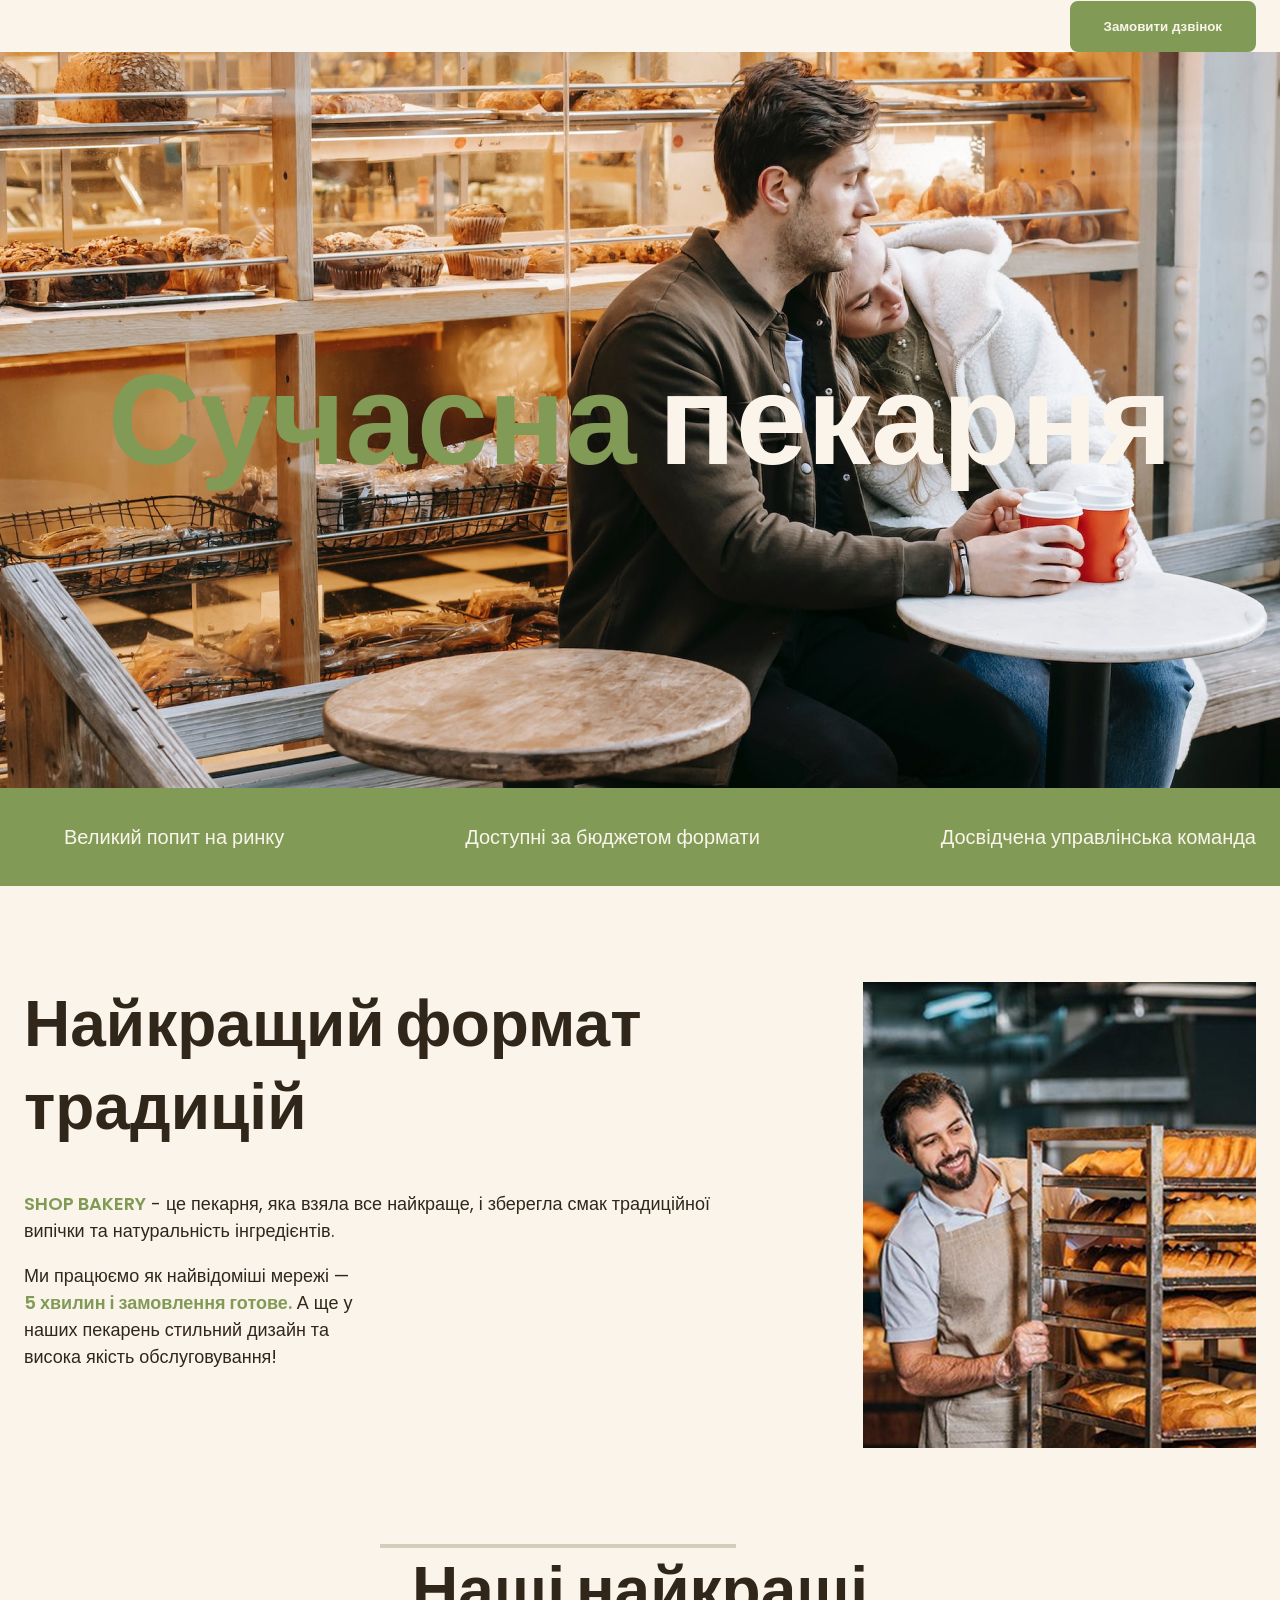
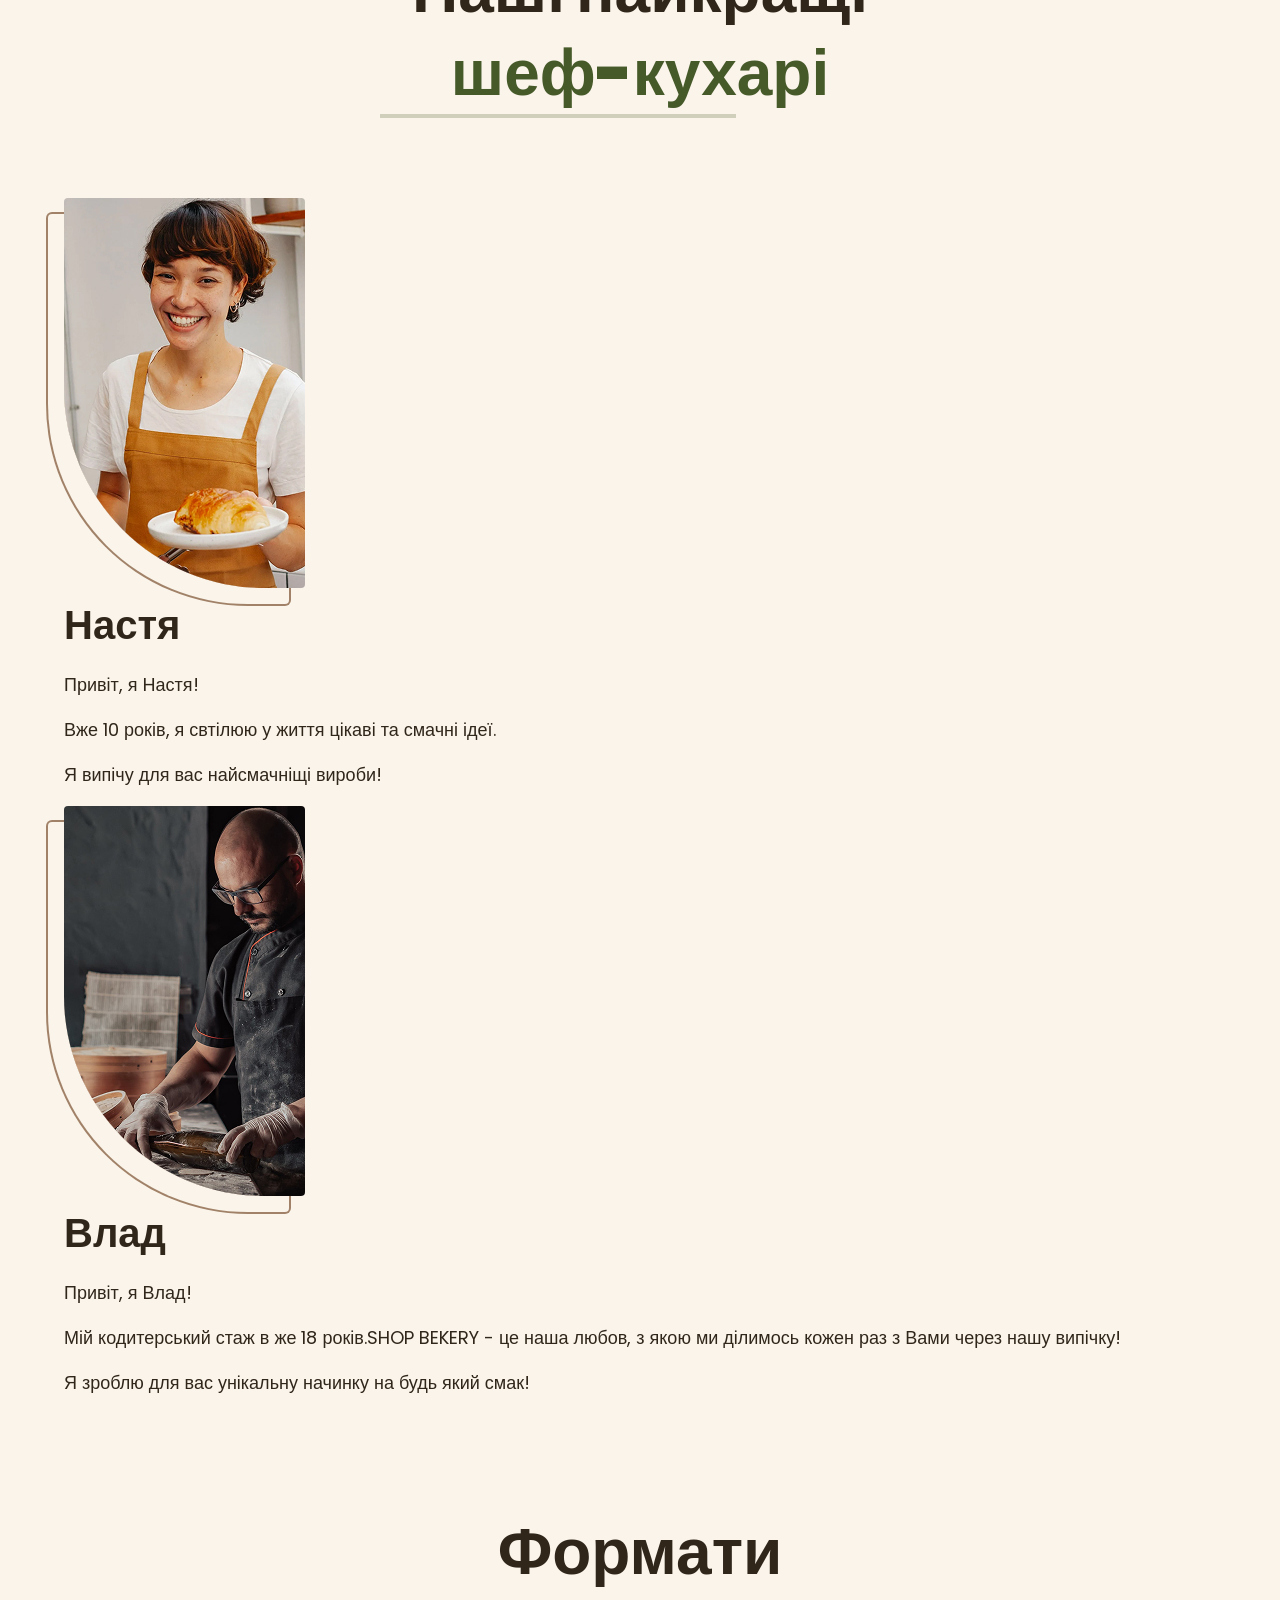
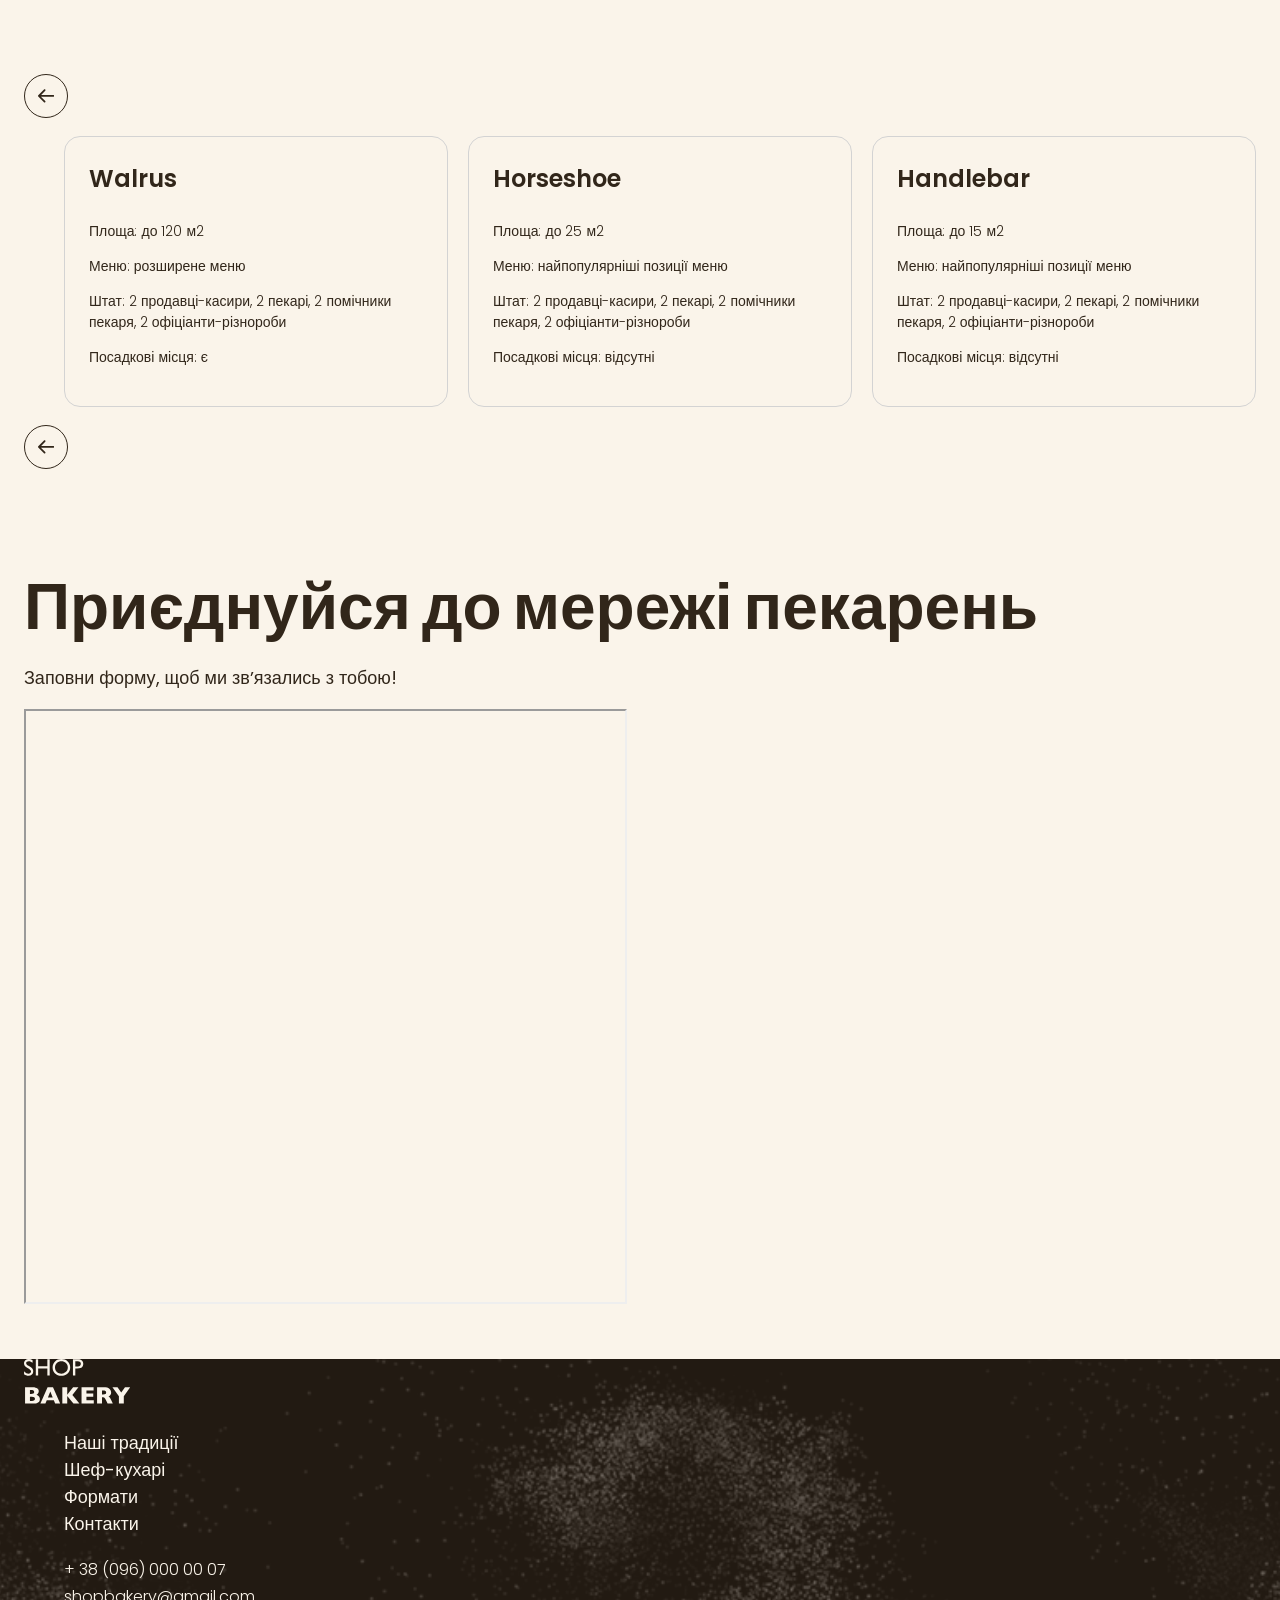
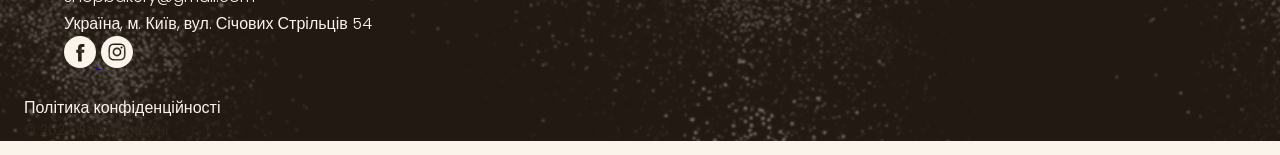
<file: index.html>
<!DOCTYPE html>
<html lang="uk">

<head>
    <meta charset="UTF-8">
    <meta name="viewport" content="width=device-width, initial-scale=1.0">
    <title>Сучасна пекарня</title>
    <link rel="preconnect" href="https://fonts.googleapis.com">
    <link rel="preconnect" href="https://fonts.gstatic.com" crossorigin>
    <link
        href="https://fonts.googleapis.com/css2?family=Poppins:ital,wght@0,100;0,200;0,300;0,400;0,500;0,600;0,700;0,800;0,900;1,100;1,200;1,300;1,400;1,500;1,600;1,700;1,800;1,900&display=swap"
        rel="stylesheet">
    <link rel="stylesheet" href="./css/styles.css">
</head>

<body>
    <header>
        <div class="container">
            <div class="header-container">
                <nav class="header-nav">
                    <a href="./index.html">
                        <img src="images/logo.svg" alt="Логотип сучасної пекарні">
                    </a>
                    <ul class="header-menu">
                        <li><a class="link" href="#traditions-section">Наші традиції</a></li>
                        <li><a class="link" href="#chefs-section">Шеф-кухарі</a></li>
                        <li><a class="link" href="#formats-section">Формати</a></li>
                        <li><a class="link" href="#contacts-section">Контакти</a></li>
                    </ul>
                </nav>
                <button class="button" type="button">Замовити дзвінок</button>
            </div>
        </div>
    </header>

    <main>
        <section class="hero-section">
            <div class="container">
                <h1 class="hero-title"><span class="accent">Сучасна</span> пекарня</h1>
            </div>
        </section>
        <section class="advantages-section">
            <div class="container">
                <h2 class="visually-hidden">Наші переваги</h2>
                <ul class="advantages-list">
                    <li class="advantages-item">Великий попит на ринку</li>
                    <li class="advantages-item">Доступні за бюджетом формати</li>
                    <li class="advantages-item">Досвідчена управлінська команда</li>
                </ul>
            </div>
        </section>
        <section class="traditions-section section" id="traditions-section">
            <div class="container">
                <div class="traditions-container">
                    <div class="traditions-content">
                        <h2 class="traditions-title section-title">Найкращий формат традицій</h2>
                        <p class="traditions-text">
                            <span class="brand uppercase">shop bakery</span> - це пекарня, яка взяла все найкраще,
                            і зберегла смак традиційної випічки та натуральність інгредієнтів.
                        </p>
                        <p class="traditions-text limited">
                            Ми працюємо як найвідоміші мережі —
                            <span class="brand">5 хвилин і замовлення готове.</span>
                            А ще у наших пекарень стильний дизайн
                            та висока якість обслуговування!
                        </p>
                    </div>
                    <img src="./images/пекарь.jpg" alt="Чоловік пекар дивиться на батони з посміжкою">
                </div>
            </div>
        </section>
        <section class="section" id="chefs-section">
            <div class="container">
                <h2 class="chefs-title section-title">
                    Наші найкращі
                    <span class="accent">шеф-кухарі</span>
                </h2>
                <ul>
                    <li>
                        <article>
                            <img class="chef-photo" src="./images/настя.jpg"
                                alt="Дівчина пекар тримає в руках тарілку з круасаном посміхаючись">
                            <h3 class="chef-title">Настя</h3>
                            <p>Привіт, я Настя!</p>
                            <p>Вже 10 років, я свтілюю
                                у життя цікаві та смачні ідеї.</p>
                            <p>Я випічу для вас
                                найсмачніщі вироби!</p>
                        </article>
                    </li>
                    <li>
                        <article>
                            <img class="chef-photo" src="./images/влад.jpg"
                                alt="Чоловік пекар готує на кухні в чорному фартусі і окулярах">
                            <h3 class="chef-title">Влад</h3>
                            <p>Привіт, я Влад!</p>
                            <p>Мій кодитерський стаж в же 18 років.SHOP BEKERY - це наша любов, з якою ми ділимось кожен
                                раз
                                з
                                Вами
                                через нашу
                                випічку!</p>
                            <p>Я зроблю для вас унікальну начинку на будь який смак!</p>
                        </article>
                    </li>
                </ul>
            </div>
        </section>
        <section class="section" id="formats-section">
            <div class="container">
                <h2 class="formats-title section-title centered">Формати</h2>
                <button class="carousel-button" type="button">
                    <svg width="16" height="16">
                        <use href="./images/icons.svg#icon-Arrow-icon"></use>
                    </svg>
                </button>
                <ul class="formats-list">
                    <li class="formats-item">
                        <article class="format-card">
                            <h3 class="format-title" lang="en">Walrus</h3>
                            <div class="format-text">
                                <p>Площа: до 120 м2</p>
                                <p>Меню: розширене меню</p>
                                <p>Штат: 2 продавці-касири, 2 пекарі, 2 помічники пекаря, 2
                                    офіціанти-різнороби</p>
                                <p>Посадкові місця: є</p>
                            </div>
                        </article>
                    </li>
                    <li class="formats-item">
                        <article class="format-card">
                            <h3 class="format-title" lang="en">Horseshoe</h3>
                            <div class="format-text">
                                <p>Площа: до 25 м2</p>
                                <p>Меню: найпопулярніші позиції меню</p>
                                <p>Штат: 2 продавці-касири, 2 пекарі, 2 помічники пекаря, 2
                                    офіціанти-різнороби</p>
                                <p>Посадкові місця: відсутні</p>
                            </div>
                        </article>
                    </li>
                    <li class="formats-item">
                        <article class="format-card">
                            <h3 class="format-title" lang="en">Handlebar</h3>
                            <div class="format-text">
                                <p>Площа: до 15 м2</p>
                                <p>Меню: найпопулярніші позиції меню</p>
                                <p>Штат: 2 продавці-касири, 2 пекарі, 2 помічники пекаря, 2
                                    офіціанти-різнороби</p>
                                <p>Посадкові місця: відсутні</p>
                            </div>
                        </article>
                    </li>
                </ul>
                <button class="carousel-button" type="button">
                    <svg width="16" height="16">
                        <use href="./images/icons.svg#icon-Arrow-icon"></use>
                    </svg>
                </button>
            </div>
        </section>
        <section class="section" id="contacts-section">
            <div class="container">
                <h2 class="contacts-title section-title">Приєднуйся до мережі пекарень</h2>
                <p>Заповни форму, щоб ми звʼязались з тобою!</p>
                <iframe
                    src="https://www.google.com/maps/embed?pb=!1m18!1m12!1m3!1d2540.1636289098733!2d30.4912733!3d50.4566776!2m3!1f0!2f0!3f0!3m2!1i1024!2i768!4f13.1!3m3!1m2!1s0x40d4ce637c006b2d%3A0xaf86385f19996ff0!2z0LLRg9C70LjRhtGPINCh0ZbRh9C-0LLQuNGFINCh0YLRgNGW0LvRjNGG0ZbQsiwgNTQsINCa0LjRl9CyLCAwMjAwMA!5e0!3m2!1suk!2sua!4v1769939772779!5m2!1suk!2sua"
                    width="603" height="595" allowfullscreen="" loading="lazy"
                    referrerpolicy="no-referrer-when-downgrade"></iframe>
            </div>
        </section>
        <footer class="footer">
            <div class="container">
                <nav>
                    <a href="#">
                        <img src="images/logo.svg" alt="Логотип сучасної пекарні">
                    </a>
                    <ul>
                        <li><a class="link" href="#">Наші традиції</a></li>
                        <li><a class="link" href="#">Шеф-кухарі</a></li>
                        <li><a class="link" href="#">Формати</a></li>
                        <li><a class="link" href="#">Контакти</a></li>
                    </ul>
                </nav>
                <address>
                    <ul>
                        <li><a class="address-link" href="tel:+380960000007">
                                + 38 (096) 000 00 07</a></li>
                        <li><a class="address-link" href="mailto:shopbakery@gmail.com">
                                shopbakery@gmail.com</a></li>
                        <li><a class="address-link" href="https://maps.app.goo.gl/gWG4Y6HB1hQrL35e8" target="_blank">
                                Україна, м. Київ, вул. Січових Стрільців 54</a>
                        </li>
                        <li>
                            <a href="#">
                                <svg class="address-icon" width="32" height="32">
                                    <use href="./images/icons.svg#icon-facebook-icon"></use>
                                </svg>
                            </a>
                            <a href="#">
                                <svg class="address-icon" width="32" height="32">
                                    <use href="./images/icons.svg#icon-instagram-icon"></use>
                                </svg>
                            </a>
                        </li>
                    </ul>
                    <a class="address-link" href="#" target="_blank">Політика конфіденційності</a>
                    <p class="address-copyright">&copy; 2022 Дані захищені</p>
                </address>
            </div>
        </footer>
    </main>

</body>

</html>
</file>
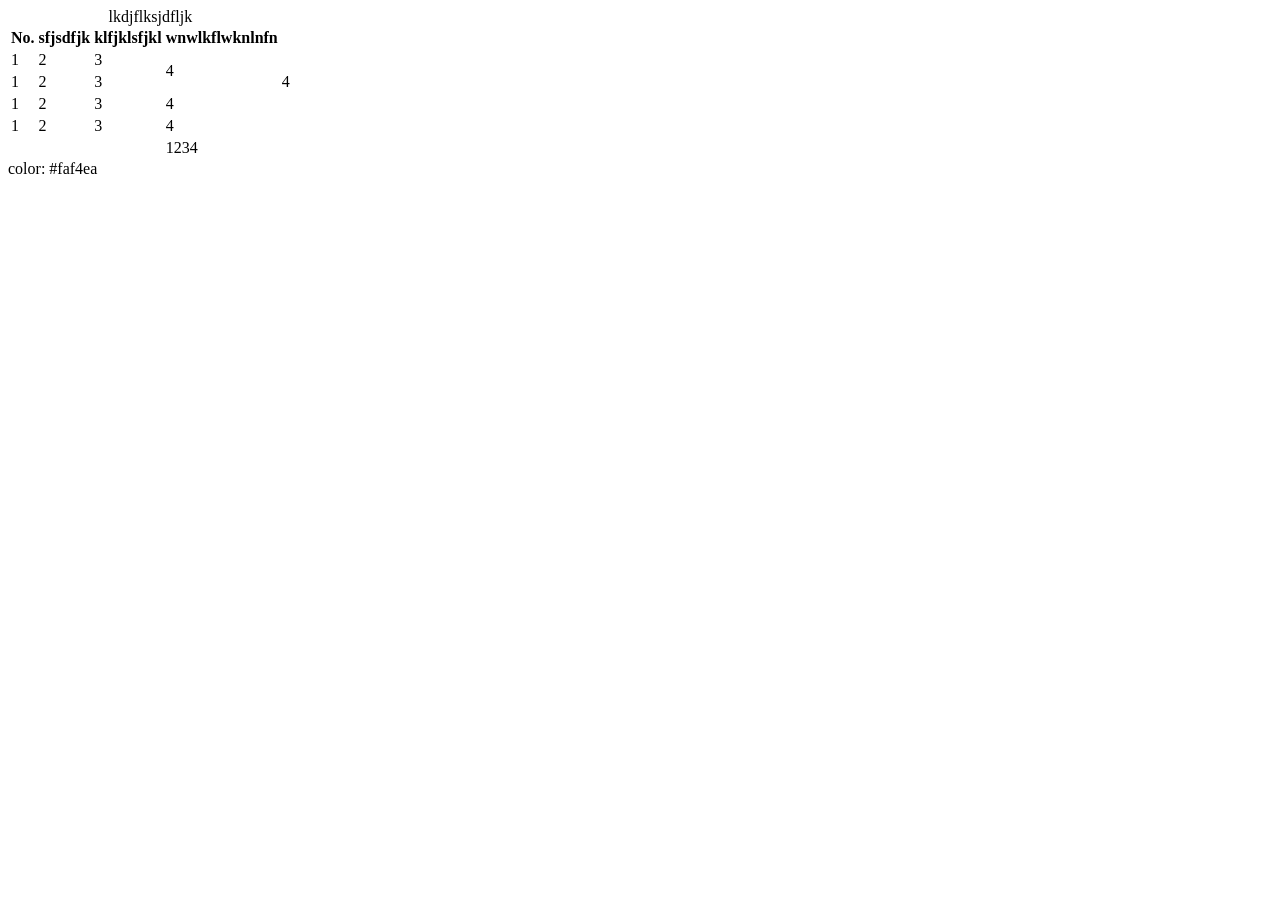
<file: test.html>
<!DOCTYPE html>
<html lang="en">

<head>
    <meta charset="UTF-8">
    <meta name="viewport" content="width=device-width, initial-scale=1.0">
    <title>test</title>
</head>

<body>
    <table>
        <caption>lkdjflksjdfljk</caption>
        <thead>
            <tr>
                <th>No.</th>
                <th>sfjsdfjk</th>
                <th>klfjklsfjkl</th>
                <th>wnwlkflwknlnfn</th>
            </tr>
        </thead>
        <tbody>
            <tr>
                <td>1</td>
                <td>2</td>
                <td>3</td>
                <td rowspan="2">4</td>
            </tr>
            <tr>
                <td>1</td>
                <td>2</td>
                <td>3</td>
                <td>4</td>
            </tr>
            <tr>
                <td>1</td>
                <td>2</td>
                <td>3</td>
                <td>4</td>
            </tr>
            <tr>
                <td>1</td>
                <td>2</td>
                <td>3</td>
                <td>4</td>
            </tr>
        </tbody>
        <tfoot>
            <tr>
                <td></td>
                <td></td>
                <td></td>
                <td>1234</td>
            </tr>
        </tfoot>
    </table>
</body>

</html>
color: #faf4ea
</file>
<file: css/styles.css>
:root {
  --color-primary-light: #faf4ea;
  --color-primary-dark: #31261a;
  --color-secondary-dark: #a18268;
  --color-brand-normal: #819b57;
  --color-brand-dark: #465929;
  --color-brand-light: #cfcfbc;
}

* {
  box-sizing: border-box;
}

body {
  color: var(--color-primary-dark);
  background-color: var(--color-primary-light);
  font-family: 'poppins', sans-serif;
  font-size: 18px;
  font-weight: 400;
  line-height: 1.5;
  margin: 0;
}

h1,
h2,
h3,
h4,
h5,
h6,
p {
  margin-top: 0;
}

address {
  font-style: normal;
}

ul {
  list-style-type: none;
}

.visually-hidden {
  position: absolute;
  left: -10000px;
  top: auto;
  width: 1px;
  height: 1px;
  overflow: hidden;
}

.section {
  padding: 48px 0;
}

.container {
  width: 100%;
  max-width: 1288px;
  margin: 0 auto;
  padding: 0 24px;
}

.button {
  padding: 16px 32px;
  color: var(--color-primary-light);
  font-weight: 600;
  background-color: var(--color-brand-normal);
  border: 2px solid var(--color-brand-normal);
  border-radius: 8px;
  cursor: pointer;
}

.button:hover {
  color: var(--color-brand-dark);
  background-color: transparent;
}

.link {
  color: var(--color-primary-light);
  text-decoration: none;
}

.link:hover {
  color: var(--color-brand-normal);
}

.header-nav {
  display: flex;
  align-items: center;
  flex-grow: 1;
  gap: 40px;
}

.header-container {
  display: flex;
  align-items: center;
  gap: 40px;
}

.header-menu {
  margin: 0;
  padding: 0;
  display: flex;
  gap: 64px;
  flex-grow: 1;
  justify-content: center;
}

.hero-section {
  background-image: url(../images/фон.jpg);
  padding: 272px 0;
  background-repeat: no-repeat;
  background-position: center;
  background-size: cover;
}

.hero-title {
  margin-bottom: 0;
  color: var(--color-primary-light);
  text-align: center;
  font-size: 128px;
  font-weight: 900;
}

.hero-title .accent {
  color: var(--color-brand-normal);
}

.advantages-section {
  padding: 16px 0;
  background-color: var(--color-brand-normal);
}

.advantages-list {
  display: flex;
  justify-content: space-between;
  gap: 40px;
}

.advantages-item {
  color: var(--color-primary-light);
  font-size: 20px;
  font-weight: 300;
}

.section-title {
  font-weight: 900;
  font-size: 64px;
  line-height: 1.3;
}

.section-title.centered {
  text-align: center;
}

.section-title .accent {
  color: var(--color-brand-dark);
}

.traditions-container {
  display: flex;
  justify-content: space-between;
  gap: 40px;
}

.traditions-content {
  max-width: 710px;
}

.traditions-section {
  padding-top: 96px;
}

.traditions-title {
  margin-bottom: 42px;
}

.traditions-text .brand {
  color: var(--color-brand-normal);
  font-weight: 600;
}

.traditions-text .uppercase {
  text-transform: uppercase;
}

.traditions-text.limited {
  max-width: 340px;
}

.chefs-title {
  text-align: center;
  max-width: 520px;
  margin: 0 auto 80px;
}

.chef-photo {
  border-radius: 4px 4px 4px 200px;
  box-shadow:
    -16px 16px 0 0 var(--color-primary-light),
    -16px 16px 0 2px var(--color-secondary-dark);
}

.chefs-title::before,
.chefs-title::after {
  display: block;
  width: 352px;
  border: 2px solid var(--color-brand-light);
  content: '';
}

.chef-title {
  margin-bottom: 16px;
  font-weight: 600;
  font-size: 40px;
}

.formats-title {
  margin-bottom: 80px;
}

.formats-item {
  flex-basis: calc((100% - 40px) / 3);
}

.formats-list {
  display: flex;
  gap: 20px;
}

.format-card {
  padding: 24px;
  border: 1px solid lightgray;
  border-radius: 16px;
}

.format-title {
  font-weight: 600;
  font-size: 24px;
}

.format-text {
  font-weight: 300;
  font-size: 14px;
}

.carousel-button {
  display: flex;
  align-items: center;
  justify-content: center;
  width: 44px;
  height: 44px;
  padding: 0;
  fill: var(--color-primary-dark);
  background-color: transparent;
  border-radius: 50%;
  border: 1px solid var(--color-primary-dark);
  cursor: pointer;
}

.carousel-button:hover {
  background-color: var(--color-primary-dark);
  fill: var(--color-primary-light);
}

.contacts-title {
  margin-bottom: 16px;
}

.address-link {
  color: var(--color-primary-light);
  font-weight: 300;
  font-size: 16px;
  text-decoration: none;
}

.address-icon {
  fill: var(--color-primary-light);
}

.address-link:hover {
  color: var(--color-brand-normal);
}

.address-copyright {
  font-weight: 400;
  font-size: 14px;
}

.footer {
  background-image: url(../images/footer-background.png);
  background-color: var(--color-primary-dark);
  background-repeat: no-repeat;
  background-size: cover;
  background-position: center;
}
</file>
